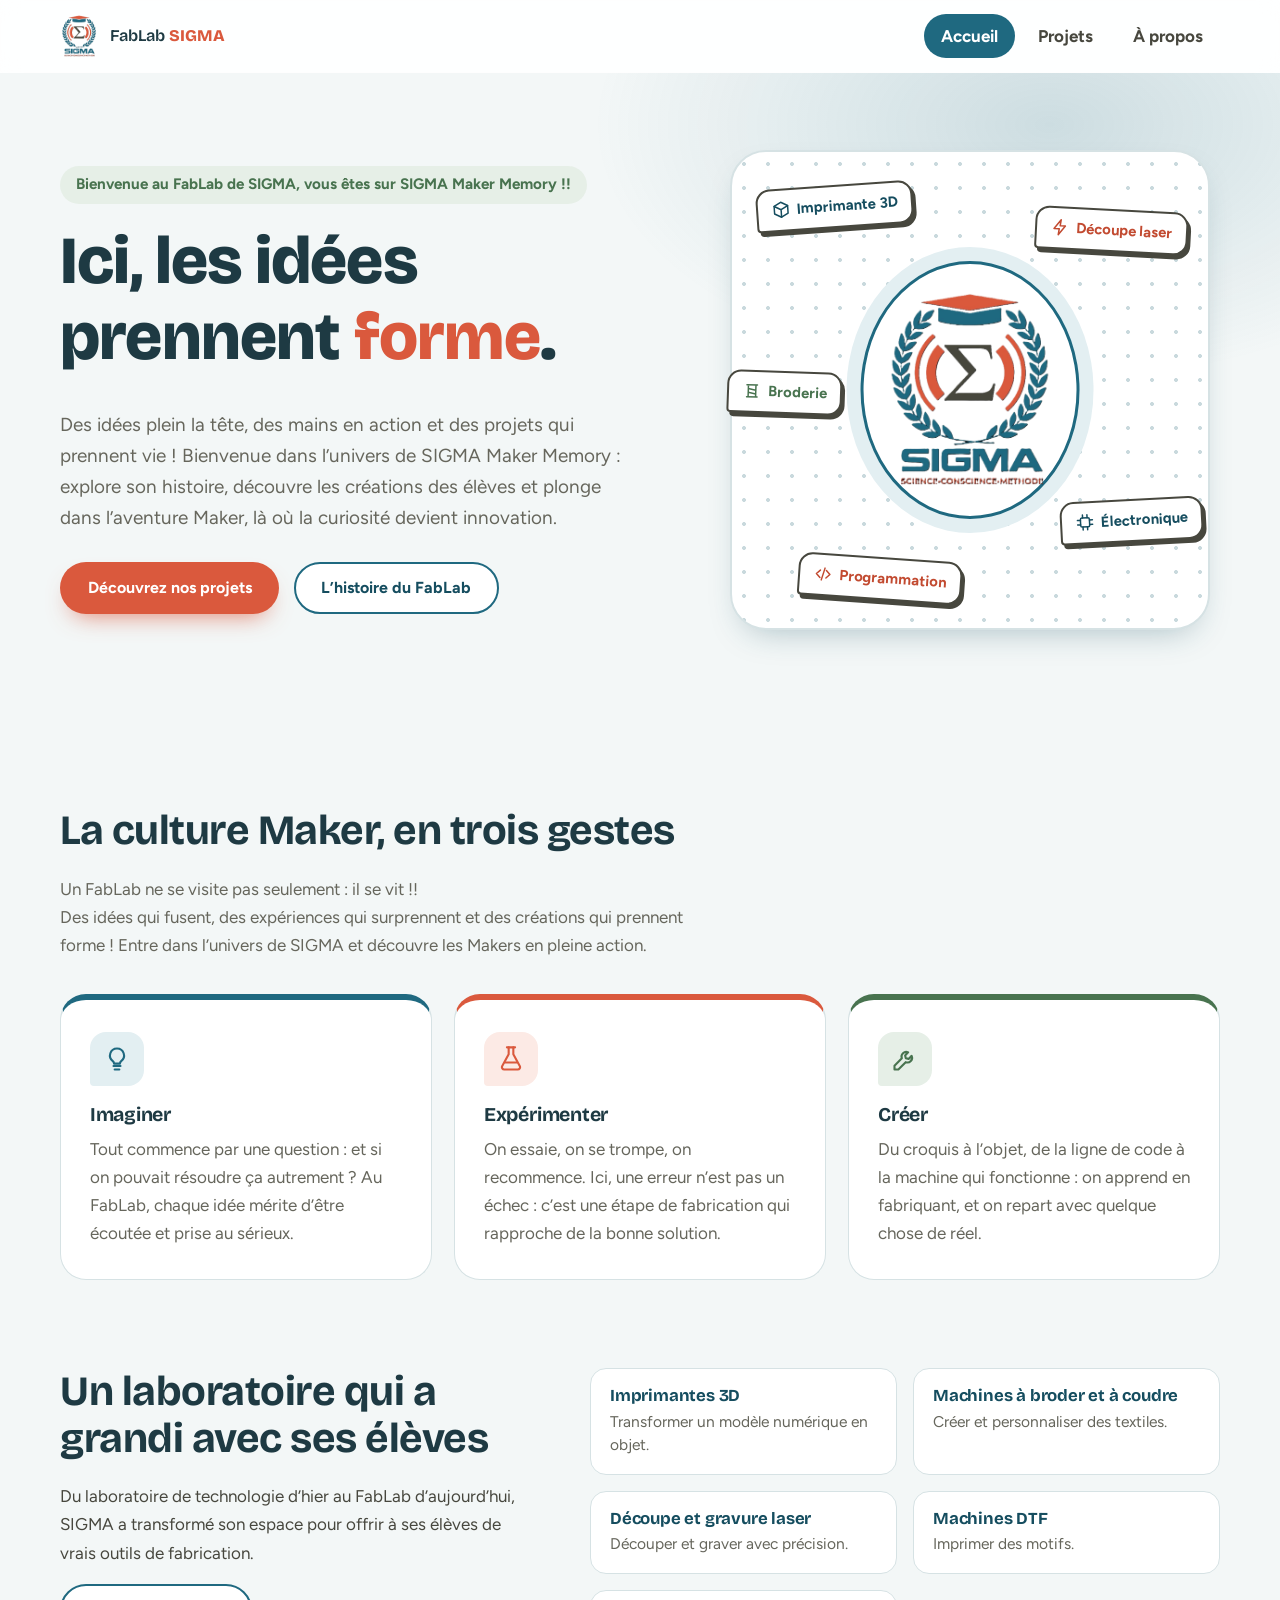
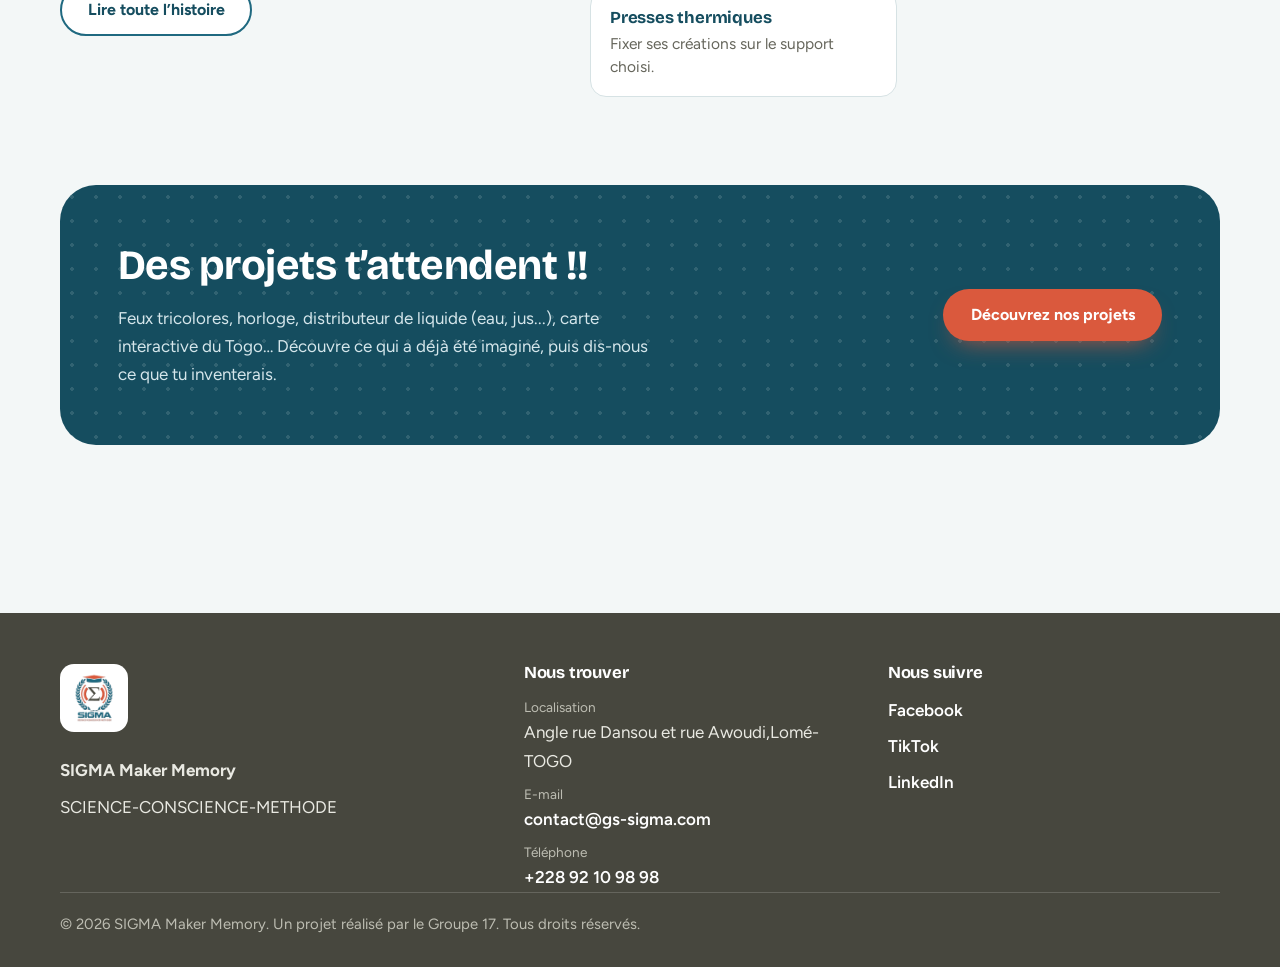
<file: index.html>
<!DOCTYPE html>
<html lang="fr">
<head>
  <meta charset="UTF-8">
  <meta name="viewport" content="width=device-width, initial-scale=1">
  <title>SIGMA Maker Memory </title>
  <meta name="description" content="SIGMA Maker Memory : découvre l’histoire, les projets et la culture Maker du FabLab de SIGMA.">
  <meta name="theme-color" content="#1F6980">
  <link rel="preconnect" href="https://fonts.googleapis.com">
  <link rel="preconnect" href="https://fonts.gstatic.com" crossorigin>
  <link href="https://fonts.googleapis.com/css2?family=Bricolage+Grotesque:opsz,wght@12..96,500..800&family=Figtree:wght@400;500;600;700&display=swap" rel="stylesheet">
  <link rel="stylesheet" href="style.css">
  <script src="script.js" defer></script>
</head>
<body data-page="accueil">
  <a class="skip" href="#contenu">Aller au contenu</a>
  <div id="site-header"></div>

  <main id="contenu">

    <!-- ===== Héros ===== -->
    <section class="hero">
      <div class="container hero-grid">
        <div class="hero-intro">
          <span class="hero-tag">Bienvenue au FabLab de SIGMA, vous êtes sur SIGMA Maker Memory !!</span>
          <h1>Ici, les idées prennent <span class="rotator" id="rotator">forme</span>.</h1>
          <p class="hero-lead">Des idées plein la tête, des mains en action et des projets qui prennent vie ! Bienvenue dans l’univers de SIGMA Maker Memory : explore son histoire, découvre les créations des élèves et plonge dans l’aventure Maker, là où la curiosité devient innovation.</p>
          <div class="hero-actions">
            <a class="btn btn-primary" href="projets.html">Découvrez nos projets</a>
            <a class="btn btn-ghost" href="apropos.html">L’histoire du FabLab</a>
          </div>
        </div>

        <div class="board" aria-hidden="true">
          <div class="board-core"><img class="logo-img" src="images/logo-sigma.png" alt="" data-logo></div>
          <span class="tool t1"><svg viewBox="0 0 24 24" fill="none" stroke="currentColor" stroke-width="2" stroke-linecap="round" stroke-linejoin="round"><path d="M12 2l9 5v10l-9 5-9-5V7z"/><path d="M12 12l9-5M12 12v10M12 12L3 7"/></svg>Imprimante 3D</span>
          <span class="tool t2"><svg viewBox="0 0 24 24" fill="none" stroke="currentColor" stroke-width="2" stroke-linecap="round" stroke-linejoin="round"><path d="M13 2L4 14h7l-1 8 9-12h-7z"/></svg>Découpe laser</span>
          <span class="tool t3"><svg viewBox="0 0 24 24" fill="none" stroke="currentColor" stroke-width="2" stroke-linecap="round" stroke-linejoin="round"><path d="M5 4h14M5 20h14M7 4v16M17 4v16M7 9l10 2M7 14l10 2"/></svg>Broderie</span>
          <span class="tool t4"><svg viewBox="0 0 24 24" fill="none" stroke="currentColor" stroke-width="2" stroke-linecap="round" stroke-linejoin="round"><rect x="6" y="6" width="12" height="12" rx="2"/><path d="M9 2v4M15 2v4M9 18v4M15 18v4M2 9h4M2 15h4M18 9h4M18 15h4"/></svg>Électronique</span>
          <span class="tool t5"><svg viewBox="0 0 24 24" fill="none" stroke="currentColor" stroke-width="2" stroke-linecap="round" stroke-linejoin="round"><path d="M8 7l-5 5 5 5M16 7l5 5-5 5M14 4l-4 16"/></svg>Programmation</span>
        </div>
      </div>
    </section>

    <!-- ===== La culture Maker ===== -->
    <section class="section">
      <div class="container">
        <div class="section-head" data-reveal>
          <h2>La culture Maker, en trois gestes</h2>
          <p>Un FabLab ne se visite pas seulement : il se vit !! <br> Des idées qui fusent, des expériences qui surprennent et des créations qui prennent forme ! Entre dans l’univers de SIGMA et découvre les Makers en pleine action.</p>
        </div>
        <div class="pillars">
          <article class="pillar" data-reveal>
            <div class="pillar-icon"><svg viewBox="0 0 24 24" fill="none" stroke="currentColor" stroke-width="1.8" stroke-linecap="round" stroke-linejoin="round"><path d="M9 18h6M10 21h4"/><path d="M12 3a6 6 0 0 0-3.6 10.8c.7.6 1.1 1.4 1.1 2.2h5c0-.8.4-1.6 1.1-2.2A6 6 0 0 0 12 3z"/></svg></div>
            <h3>Imaginer</h3>
            <p>Tout commence par une question : et si on pouvait résoudre ça autrement ? Au FabLab, chaque idée mérite d’être écoutée et prise au sérieux.</p>
          </article>
          <article class="pillar" data-reveal>
            <div class="pillar-icon"><svg viewBox="0 0 24 24" fill="none" stroke="currentColor" stroke-width="1.8" stroke-linecap="round" stroke-linejoin="round"><path d="M10 2v6L4.5 18a2 2 0 0 0 1.8 3h11.4a2 2 0 0 0 1.8-3L14 8V2"/><path d="M8.5 2h7M7 15h10"/></svg></div>
            <h3>Expérimenter</h3>
            <p>On essaie, on se trompe, on recommence. Ici, une erreur n’est pas un échec : c’est une étape de fabrication qui rapproche de la bonne solution.</p>
          </article>
          <article class="pillar" data-reveal>
            <div class="pillar-icon"><svg viewBox="0 0 24 24" fill="none" stroke="currentColor" stroke-width="1.8" stroke-linecap="round" stroke-linejoin="round"><path d="M14.7 6.3a4 4 0 0 0-5.4 5.1L3 17.7V21h3.3l6.3-6.3a4 4 0 0 0 5.1-5.4l-2.6 2.6-2.4-.6-.6-2.4z"/></svg></div>
            <h3>Créer</h3>
            <p>Du croquis à l’objet, de la ligne de code à la machine qui fonctionne : on apprend en fabriquant, et on repart avec quelque chose de réel.</p>
          </article>
        </div>
      </div>
    </section>

    <!-- ===== Équipements ===== -->
    <section class="section" style="padding-top:0">
      <div class="container split">
        <div data-reveal>
          <h2>Un laboratoire qui a grandi avec ses élèves</h2>
          <p>Du laboratoire de technologie d’hier au FabLab d’aujourd’hui, SIGMA a transformé son espace pour offrir à ses élèves de vrais outils de fabrication.</p>
          <a class="btn btn-ghost" href="apropos.html#histoire">Lire toute l’histoire</a>
        </div>
        <div class="equip-grid">
          <div class="equip" data-reveal><h3>Imprimantes 3D</h3><p>Transformer un modèle numérique en objet.</p></div>
          <div class="equip" data-reveal><h3>Machines à broder et à coudre</h3><p>Créer et personnaliser des textiles.</p></div>
          <div class="equip" data-reveal><h3>Découpe et gravure laser</h3><p>Découper et graver avec précision.</p></div>
          <div class="equip" data-reveal><h3>Machines DTF</h3><p>Imprimer des motifs.</p></div>
          <div class="equip" data-reveal><h3>Presses thermiques</h3><p>Fixer ses créations sur le support choisi.</p></div>
        </div>
      </div>
    </section>

    <!-- ===== Appel à l'action ===== -->
    <section class="section" style="padding-top:0">
      <div class="container">
        <div class="cta-band" data-reveal>
          <div>
            <h2>Des projets t’attendent !! </h2>
            <p>Feux tricolores, horloge, distributeur de liquide (eau, jus...), carte interactive du Togo… Découvre ce qui a déjà été imaginé, puis dis-nous ce que tu inventerais.</p>
          </div>
          <a class="btn btn-primary" href="projets.html">Découvrez nos projets</a>
        </div>
      </div>
    </section>

  </main>

  <div id="site-footer"></div>
</body>
</html>
</file>
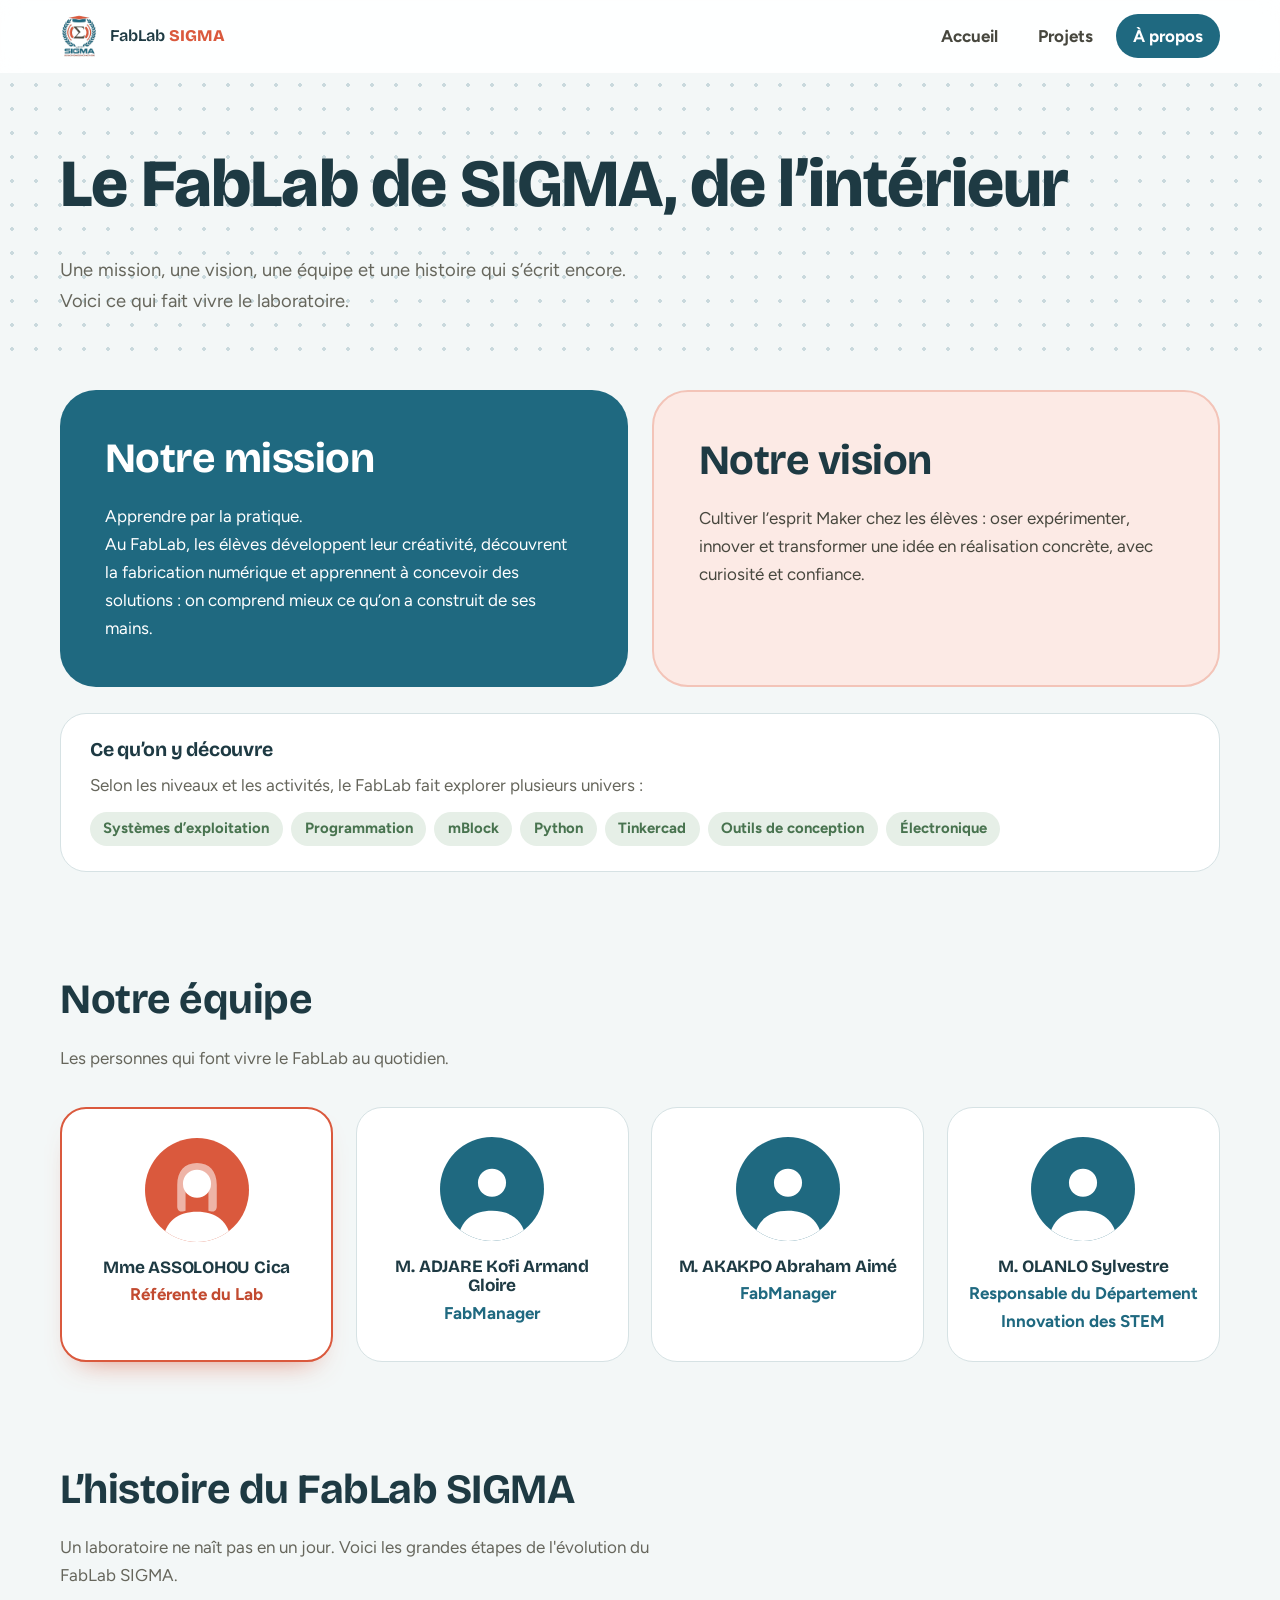
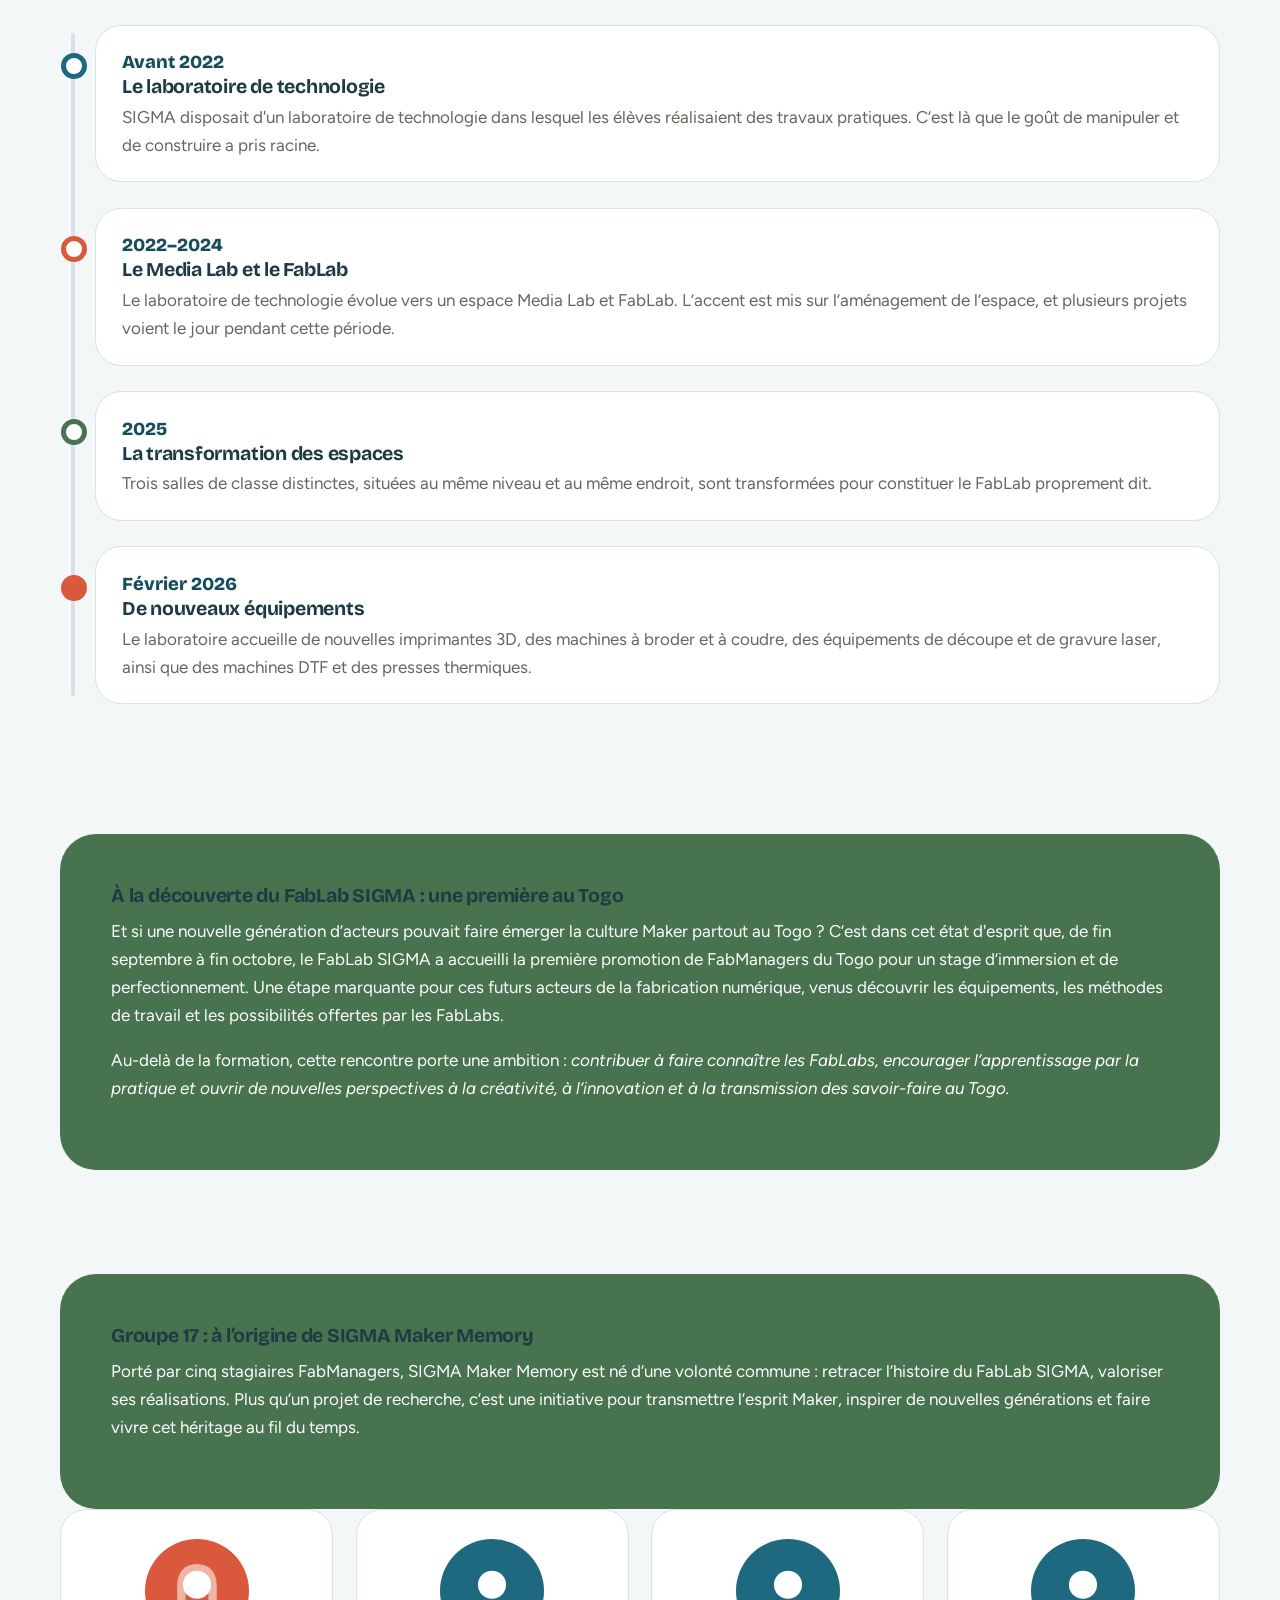
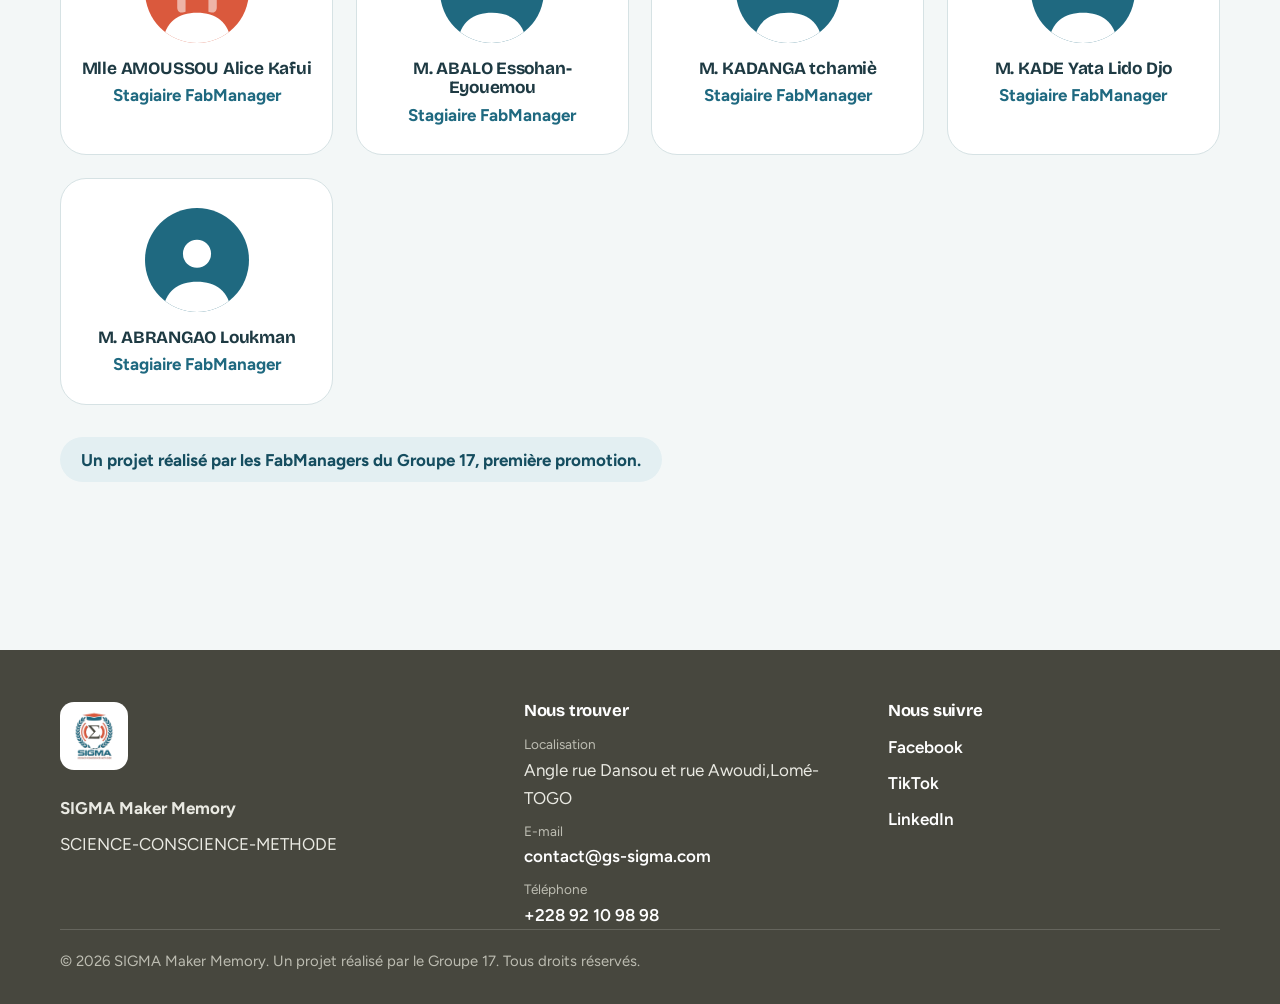
<file: apropos.html>
<!DOCTYPE html>
<html lang="fr">
<head>
  <meta charset="UTF-8">
  <meta name="viewport" content="width=device-width, initial-scale=1">
  <title>À propos | SIGMA Maker Memory</title>
  <meta name="description" content="Mission, vision, équipe et histoire du FabLab de SIGMA, des premiers laboratoires de technologie aux premiers FabManagers du Togo.">
  <meta name="theme-color" content="#1F6980">
  <link rel="preconnect" href="https://fonts.googleapis.com">
  <link rel="preconnect" href="https://fonts.gstatic.com" crossorigin>
  <link href="https://fonts.googleapis.com/css2?family=Bricolage+Grotesque:opsz,wght@12..96,500..800&family=Figtree:wght@400;500;600;700&display=swap" rel="stylesheet">
  <link rel="stylesheet" href="style.css">
  <script src="script.js" defer></script>
</head>
<body data-page="apropos">
  <a class="skip" href="#contenu">Aller au contenu</a>
  <div id="site-header"></div>

  <main id="contenu">

    <section class="page-hero">
      <div class="container">
        <h1>Le FabLab de SIGMA, de l’intérieur</h1>
        <p>Une mission, une vision, une équipe et une histoire qui s’écrit encore. <br> Voici ce qui fait vivre le laboratoire.</p>
      </div>
    </section>

    <!-- ===== Mission et vision ===== -->
    <section class="section" style="padding-top:2rem">
      <div class="container">
        <div class="mv-grid">
          <article class="mv mission" data-reveal>
            <h2>Notre mission</h2>
            <p>Apprendre par la pratique. <br> Au FabLab, les élèves développent leur créativité, découvrent la fabrication numérique et apprennent à concevoir des solutions : on comprend mieux ce qu’on a construit de ses mains.</p>
          </article>
          <article class="mv vision" data-reveal>
            <h2>Notre vision</h2>
            <p>Cultiver l’esprit Maker chez les élèves : oser expérimenter, innover et transformer une idée en réalisation concrète, avec curiosité et confiance.</p>
          </article>
        </div>

        <div class="mv-learn" data-reveal>
          <h3>Ce qu’on y découvre</h3>
          <p>Selon les niveaux et les activités, le FabLab fait explorer plusieurs univers :</p>
          <ul class="tags">
            <li>Systèmes d’exploitation</li>
            <li>Programmation</li>
            <li>mBlock</li>
            <li>Python</li>
            <li>Tinkercad</li>
            <li>Outils de conception</li>
            <li>Électronique</li>
          </ul>
        </div>
      </div>
    </section>

    <!-- ===== Équipe ===== -->
    <section class="section" style="padding-top:1rem">
      <div class="container">
        <div class="section-head" data-reveal>
          <h2>Notre équipe</h2>
          <p>Les personnes qui font vivre le FabLab au quotidien.</p>
        </div>
        <!-- Cartes générées par script.js (liste EQUIPE) -->
        <div class="team-grid" id="team-grid"></div>
      </div>
    </section>

    <!-- ===== Histoire ===== -->
    <section class="section" id="histoire" style="padding-top:1rem">
      <div class="container">
        <div class="section-head" data-reveal>
          <h2>L’histoire du FabLab SIGMA</h2>
          <p>Un laboratoire ne naît pas en un jour. Voici les grandes étapes de l'évolution du FabLab SIGMA.</p>
        </div>
        <ol class="timeline">
          <li class="tl-item" data-reveal>
            <span class="tl-date">Avant 2022</span>
            <h3>Le laboratoire de technologie</h3>
            <p>SIGMA disposait d'un laboratoire de technologie dans lesquel les élèves réalisaient des travaux pratiques. C’est là que le goût de manipuler et de construire a pris racine.</p>
          </li>
          <li class="tl-item" data-reveal>
            <span class="tl-date">2022–2024</span>
            <h3>Le Media Lab et le FabLab</h3>
            <p>Le laboratoire de technologie évolue vers un espace Media Lab et FabLab. L’accent est mis sur l’aménagement de l’espace, et plusieurs projets voient le jour pendant cette période.</p>
          </li>
          <li class="tl-item" data-reveal>
            <span class="tl-date">2025</span>
            <h3>La transformation des espaces</h3>
            <p>Trois salles de classe distinctes, situées au même niveau et au même endroit, sont transformées pour constituer le FabLab proprement dit.</p>
          </li>
          <li class="tl-item" data-reveal>
            <span class="tl-date">Février 2026</span>
            <h3>De nouveaux équipements</h3>
            <p>Le laboratoire accueille de nouvelles imprimantes 3D, des machines à broder et à coudre, des équipements de découpe et de gravure laser, ainsi que des machines DTF et des presses thermiques.</p>
          </li>
        </ol>
      </div>
    </section>

   <!-- ===== La première promotion des FabManagers au SIGMA Lab ===== -->
<section class="section" style="padding-top:1rem">
  <div class="container">
    <div class="quote" data-reveal>
      <h3>À la découverte du FabLab SIGMA : une première au Togo</h3>
       <p> Et si une nouvelle génération d’acteurs pouvait faire émerger la culture Maker partout au Togo ?
        C’est dans cet état d'esprit que, de fin septembre à fin octobre, le FabLab SIGMA a accueilli la première promotion de FabManagers du Togo pour un stage d’immersion et de perfectionnement. Une étape marquante pour ces futurs acteurs de la fabrication
        numérique, venus découvrir les équipements, les méthodes de travail et les possibilités offertes par les FabLabs.</p>
       <p> Au-delà de la formation, cette rencontre porte une ambition : <i> contribuer à faire connaître les FabLabs, encourager l’apprentissage par la pratique et ouvrir de nouvelles perspectives à la créativité, à l’innovation et à la transmission des savoir-faire au Togo.</i></p>
      
    </div>
  </div>
</section>

    <!-- ===== Groupe 17 ===== -->
    <section class="section" style="padding-top:1rem">
      <div class="container">
        <div class="quote" data-reveal>
          <h3>Groupe 17 : à l’origine de SIGMA Maker Memory</h3>
          <p> Porté par cinq stagiaires FabManagers, SIGMA Maker Memory est né d’une volonté commune : retracer l’histoire du FabLab SIGMA, valoriser ses réalisations. Plus qu’un projet de recherche, c’est une initiative pour transmettre l’esprit Maker, inspirer de nouvelles générations et faire vivre cet héritage au fil du temps.</p>
        </div>
        <!-- Cartes générées par script.js (liste GROUPE17) -->
        <div class="team-grid" id="group-grid"></div>
        <span class="signature" data-reveal>Un projet réalisé par les FabManagers du Groupe 17, première promotion.</span>
      </div>
    </section>

  </main>

  <div id="site-footer"></div>
</body>
</html>
</file>
<file: style.css>
/* =========================================================
   SIGMA Maker Memory - style.css
   Palette : bleu #1F6980 | orange-rouge #DA593D | gris #47473E | vert #48734F
   Pour changer une couleur, modifie uniquement les variables ci-dessous.
   ========================================================= */

:root {
  --blue: #1F6980;
  --blue-d: #154D5F;
  --blue-s: #E3EFF2;
  --orange: #DA593D;
  --orange-d: #C24A30;
  --orange-s: #FCEAE5;
  --ink: #47473E;
  --ink-s: #66665C;
  --green: #48734F;
  --green-s: #E6EFE7;
  --bg: #F3F7F7;
  --white: #FFFFFF;
  --line: #D6E2E4;
  --title: #1E3A43;

  --r-xl: 36px;
  --r-lg: 26px;
  --r-md: 16px;
  --r-sm: 10px;
  --shadow: 0 14px 34px -16px rgba(21, 77, 95, .38);

  --font-h: 'Bricolage Grotesque', 'Segoe UI', system-ui, sans-serif;
  --font-b: 'Figtree', 'Segoe UI', system-ui, sans-serif;
}

*, *::before, *::after { box-sizing: border-box; }
html { scroll-behavior: smooth; -webkit-text-size-adjust: 100%; }
body {
  margin: 0;
  font-family: var(--font-b);
  font-size: 1.0625rem;
  line-height: 1.65;
  color: var(--ink);
  background: var(--bg);
}
body.no-scroll { overflow: hidden; }
img { max-width: 100%; display: block; }
a { color: inherit; }
p { margin: 0 0 1em; }
h1, h2, h3, h4 {
  font-family: var(--font-h);
  color: var(--title);
  line-height: 1.12;
  letter-spacing: -.012em;
  margin: 0 0 .5em;
}
h1 { font-size: clamp(2.35rem, 6.2vw, 4.2rem); font-weight: 800; }
h2 { font-size: clamp(1.75rem, 3.8vw, 2.6rem); font-weight: 700; }
h3 { font-size: 1.22rem; font-weight: 700; }
h4 { font-size: 1.05rem; font-weight: 700; margin-bottom: .35em; }

.container { width: min(1160px, 100% - 2.5rem); margin-inline: auto; }
.section { padding: clamp(3rem, 7vw, 5.5rem) 0; }
.section-head { max-width: 40rem; margin-bottom: 2.2rem; }
.section-head p { color: var(--ink-s); }

:focus-visible { outline: 3px solid var(--orange); outline-offset: 3px; border-radius: 6px; }
.skip { position: absolute; left: -999px; top: 0; }
.skip:focus { left: 1rem; top: 1rem; z-index: 200; background: #fff; padding: .6rem 1rem; border-radius: var(--r-sm); }

/* ---------- Boutons ---------- */
.btn {
  display: inline-flex; align-items: center; justify-content: center; gap: .5rem;
  padding: .9rem 1.6rem; border-radius: 999px; border: 2px solid transparent;
  font: 700 1rem/1.2 var(--font-b); text-decoration: none; cursor: pointer;
  transition: transform .2s ease, box-shadow .2s ease, background .2s ease;
}
.btn:hover { transform: translateY(-2px); }
.btn-primary { background: var(--orange); color: #fff; box-shadow: 0 12px 24px -12px rgba(218, 89, 61, .8); }
.btn-primary:hover { background: var(--orange-d); }
.btn-ghost { background: #fff; color: var(--blue-d); border-color: var(--blue); }
.btn-ghost:hover { background: var(--blue-s); }
.btn-small { padding: .6rem 1.2rem; font-size: .95rem; }
.btn[aria-disabled="true"] { opacity: .55; cursor: not-allowed; pointer-events: none; box-shadow: none; }

/* ---------- En-tête ---------- */
.site-header {
  position: sticky; top: 0; z-index: 50;
  background: rgba(255, 255, 255, .9); backdrop-filter: blur(10px);
  border-bottom: 1px solid transparent; transition: border-color .25s, box-shadow .25s;
}
.site-header.scrolled { border-color: var(--line); box-shadow: 0 8px 24px -18px rgba(21, 77, 95, .5); }
.header-in { display: flex; align-items: center; justify-content: space-between; min-height: 72px; gap: 1rem; }
.brand { display: flex; align-items: center; gap: .75rem; text-decoration: none; }
.logo-img { height: 46px; width: auto; object-fit: contain; }
.logo-fallback {
  display: inline-grid; place-items: center; height: 46px; padding: 0 .9rem; border-radius: 12px;
  background: var(--blue); color: #fff; font: 800 1.1rem var(--font-h); letter-spacing: .04em;
}
.brand-text { font: 600 1.02rem var(--font-h); color: var(--title); line-height: 1.1; }
.brand-text strong { color: var(--orange); font-weight: 800; }
.nav ul { list-style: none; display: flex; gap: .4rem; margin: 0; padding: 0; }
.nav a { display: block; padding: .5rem 1.05rem; border-radius: 999px; font-weight: 700; text-decoration: none; color: var(--ink); transition: background .2s, color .2s; }
.nav a:hover { background: var(--blue-s); color: var(--blue-d); }
.nav a[aria-current="page"] { background: var(--blue); color: #fff; }
.nav-toggle { display: none; background: var(--blue-s); border: 0; border-radius: 12px; width: 46px; height: 46px; cursor: pointer; padding: 0; }
.nav-toggle span { display: block; width: 22px; height: 2.5px; background: var(--blue-d); border-radius: 3px; margin: 5px auto; transition: transform .25s, opacity .25s; }
.nav-toggle[aria-expanded="true"] span:nth-child(1) { transform: translateY(7.5px) rotate(45deg); }
.nav-toggle[aria-expanded="true"] span:nth-child(2) { opacity: 0; }
.nav-toggle[aria-expanded="true"] span:nth-child(3) { transform: translateY(-7.5px) rotate(-45deg); }

@media (max-width: 760px) {
  .nav-toggle { display: block; }
  .nav {
    position: absolute; left: 0; right: 0; top: 100%; background: #fff;
    border-bottom: 1px solid var(--line); padding: .8rem 1.25rem 1.2rem;
    display: none; box-shadow: 0 18px 30px -20px rgba(21, 77, 95, .5);
  }
  .nav.open { display: block; }
  .nav ul { flex-direction: column; }
  .nav a { padding: .8rem 1rem; }
  .brand-text { display: none; }
}

/* ---------- Accueil : héros ---------- */
.hero {
  position: relative; overflow: hidden;
  padding: clamp(2.5rem, 6vw, 5rem) 0 clamp(3rem, 7vw, 6rem);
  background:
    radial-gradient(46rem 26rem at var(--mx, 82%) var(--my, 8%), rgba(31, 105, 128, .18), transparent 62%),
    var(--bg);
}
.hero-grid { display: grid; gap: 3rem; align-items: center; }
@media (min-width: 920px) { .hero-grid { grid-template-columns: 1.1fr .9fr; } }
.hero-tag {
  display: inline-block; padding: .4rem 1rem; border-radius: 999px;
  background: var(--green-s); color: var(--green); font-weight: 700; font-size: .95rem; margin-bottom: 1.3rem;
}
.rotator { display: inline-block; color: var(--orange); transition: opacity .35s ease, transform .35s ease; }
.rotator.out { opacity: 0; transform: translateY(.3em); }
.hero-lead { font-size: 1.18rem; max-width: 36rem; color: var(--ink-s); margin: 1rem 0 1.8rem; }
.hero-actions { display: flex; flex-wrap: wrap; gap: .9rem; }

.hero-intro > * { animation: rise .8s cubic-bezier(.2, .7, .2, 1) both; }
.hero-intro > *:nth-child(2) { animation-delay: .08s; }
.hero-intro > *:nth-child(3) { animation-delay: .16s; }
.hero-intro > *:nth-child(4) { animation-delay: .24s; }
@keyframes rise { from { opacity: 0; transform: translateY(22px); } to { opacity: 1; transform: none; } }

/* Panneau perforé : le "mur d'outils" du FabLab */
.board {
  position: relative; width: 100%; max-width: 480px; aspect-ratio: 1 / 1; margin-inline: auto;
  border-radius: var(--r-xl); background-color: #fff; border: 2px solid var(--line);
  background-image: radial-gradient(#C9D9DD 1.8px, transparent 2.2px); background-size: 24px 24px;
  box-shadow: var(--shadow);
}
.board-core {
  position: absolute; left: 50%; top: 50%; transform: translate(-50%, -50%);
  width: 46%; aspect-ratio: 1; border-radius: 50%; background: #fff; border: 3px solid var(--blue);
  display: grid; place-items: center; padding: 1.1rem; box-shadow: 0 0 0 14px var(--blue-s);
}
.board-core img { width: 100%; height: 100%; object-fit: contain; }
.board-core .logo-fallback { font-size: 1.5rem; }
.tool {
  position: absolute; display: inline-flex; align-items: center; gap: .45rem;
  background: #fff; color: var(--ink); border: 2px solid var(--ink); border-radius: 14px 14px 14px 4px;
  padding: .45rem .85rem; font-weight: 700; font-size: .92rem; box-shadow: 3px 4px 0 var(--ink);
  transform: rotate(var(--rot, 0deg)); animation: bob 5.5s ease-in-out infinite;
}
.tool svg { width: 18px; height: 18px; flex: none; }
.tool.t1 { top: 7%; left: 5%; --rot: -4deg; color: var(--blue-d); }
.tool.t2 { top: 12%; right: 4%; --rot: 3deg; animation-delay: -1.2s; color: var(--orange-d); }
.tool.t3 { top: 46%; left: -1%; --rot: 2deg; animation-delay: -2.4s; color: var(--green); }
.tool.t4 { bottom: 18%; right: 1%; --rot: -3deg; animation-delay: -3.1s; color: var(--blue-d); }
.tool.t5 { bottom: 6%; left: 14%; --rot: 4deg; animation-delay: -4s; color: var(--orange-d); }
@keyframes bob { 50% { transform: translateY(-9px) rotate(var(--rot, 0deg)); } }
@media (max-width: 420px) { .tool { font-size: .8rem; padding: .35rem .6rem; } }

/* ---------- Piliers ---------- */
.pillars { display: grid; gap: 1.4rem; }
@media (min-width: 820px) { .pillars { grid-template-columns: repeat(3, 1fr); } }
.pillar { background: #fff; border-radius: var(--r-lg); padding: 2rem 1.8rem; border: 1px solid var(--line); border-top: 6px solid var(--blue); }
.pillar:nth-child(2) { border-top-color: var(--orange); }
.pillar:nth-child(3) { border-top-color: var(--green); }
.pillar-icon { width: 54px; height: 54px; border-radius: 16px 16px 16px 4px; display: grid; place-items: center; background: var(--blue-s); color: var(--blue); margin-bottom: 1.1rem; }
.pillar:nth-child(2) .pillar-icon { background: var(--orange-s); color: var(--orange); }
.pillar:nth-child(3) .pillar-icon { background: var(--green-s); color: var(--green); }
.pillar-icon svg { width: 28px; height: 28px; }
.pillar p { margin: 0; color: var(--ink-s); }

/* ---------- Équipements ---------- */
.split { display: grid; gap: 2.5rem; align-items: start; }
@media (min-width: 920px) { .split { grid-template-columns: .85fr 1.15fr; gap: 4rem; } }
.equip-grid { display: grid; gap: 1rem; grid-template-columns: repeat(auto-fit, minmax(210px, 1fr)); }
.equip { background: #fff; border: 1px solid var(--line); border-radius: var(--r-md); padding: 1.1rem 1.2rem; }
.equip h3 { font-size: 1.05rem; margin-bottom: .25rem; color: var(--blue-d); }
.equip p { margin: 0; font-size: .97rem; color: var(--ink-s); line-height: 1.5; }

/* ---------- Bandeau d'appel ---------- */
.cta-band {
  background: var(--blue-d); color: #fff; border-radius: var(--r-xl);
  padding: clamp(2rem, 5vw, 3.6rem); display: grid; gap: 1.6rem; align-items: center;
  background-image: radial-gradient(rgba(255, 255, 255, .12) 1.6px, transparent 2px); background-size: 24px 24px;
}
@media (min-width: 820px) { .cta-band { grid-template-columns: 1fr auto; } }
.cta-band h2 { color: #fff; margin-bottom: .35em; }
.cta-band p { margin: 0; color: #D5E6EB; max-width: 34rem; }

/* ---------- En-têtes de page ---------- */
.page-hero {
  padding: clamp(2.6rem, 6vw, 4.6rem) 0 clamp(1.6rem, 4vw, 2.6rem);
  background-image: radial-gradient(#C9D9DD 1.6px, transparent 2px); background-size: 24px 24px;
}
.page-hero p { max-width: 40rem; font-size: 1.15rem; color: var(--ink-s); margin: .8rem 0 0; }

/* ---------- Projets ---------- */
.filters { display: flex; flex-wrap: wrap; gap: .6rem; margin-bottom: 2rem; }
.chip {
  border: 2px solid var(--line); background: #fff; color: var(--ink); border-radius: 999px;
  padding: .5rem 1.15rem; font: 700 .97rem var(--font-b); cursor: pointer; transition: all .2s;
}
.chip:hover { border-color: var(--blue); }
.chip[aria-pressed="true"] { background: var(--blue); border-color: var(--blue); color: #fff; }

.projects-grid { display: grid; gap: 1.6rem; grid-template-columns: repeat(auto-fill, minmax(290px, 1fr)); }
.pcard { background: #fff; border: 1px solid var(--line); border-radius: var(--r-lg); overflow: hidden; display: flex; flex-direction: column; transition: transform .25s ease, box-shadow .25s ease; }
.pcard:hover { transform: translateY(-5px); box-shadow: var(--shadow); }
.pcard[hidden] { display: none; }
.media {
  position: relative; aspect-ratio: 16 / 10; display: grid; place-items: center; overflow: hidden;
  background: linear-gradient(135deg, var(--blue-s), #F7FBFB);
  background-image: radial-gradient(#C3D6DA 1.6px, transparent 2px), linear-gradient(135deg, var(--blue-s), #F7FBFB);
  background-size: 22px 22px, auto;
  color: var(--blue);
}
.media .ph { display: grid; justify-items: center; gap: .4rem; font-size: .85rem; font-weight: 600; color: var(--ink-s); text-align: center; padding: 0 1rem; }
.media .ph svg { width: 54px; height: 54px; color: var(--blue); }
.media img { position: absolute; inset: 0; width: 100%; height: 100%; object-fit: cover; }
.badge { position: absolute; left: 14px; top: 14px; z-index: 2; background: var(--orange); color: #fff; padding: .25rem .8rem; border-radius: 999px; font-weight: 700; font-size: .85rem; }
.pbody { padding: 1.4rem 1.5rem 1.6rem; display: flex; flex-direction: column; flex: 1; }
.pbody p { color: var(--ink-s); flex: 1; }
.pbody .btn { align-self: flex-start; }

.idea-box {
  margin-top: 3.5rem; background: var(--orange-s); border: 2px dashed var(--orange); border-radius: var(--r-xl);
  padding: clamp(1.8rem, 4vw, 3rem); display: grid; gap: 1.5rem; align-items: center;
}
@media (min-width: 820px) { .idea-box { grid-template-columns: 1fr auto; } }
.idea-box p { margin: 0; max-width: 38rem; }
.idea-box .hint { display: block; margin-top: .6rem; font-size: .92rem; color: var(--ink-s); text-align: center; }

/* ---------- Fenêtre de détail ---------- */
dialog.modal {
  width: min(720px, 94vw); max-height: 90vh; padding: 0; border: 0; border-radius: var(--r-lg);
  background: #fff; color: var(--ink); overflow: hidden;
}
dialog.modal[open] { display: flex; flex-direction: column; animation: pop .35s cubic-bezier(.2, .8, .2, 1); }
#modal-content { display: flex; flex-direction: column; min-height: 0; max-height: 90vh; }
dialog.modal::backdrop { background: rgba(21, 45, 53, .62); backdrop-filter: blur(3px); }
@keyframes pop { from { opacity: 0; transform: translateY(24px) scale(.97); } to { opacity: 1; transform: none; } }
.modal-top { position: relative; background: var(--blue); color: #fff; padding: 1.6rem 4.4rem 1.5rem 1.8rem; display: flex; gap: 1.1rem; align-items: center; }
.modal-top .m-icon { flex: none; width: 60px; height: 60px; border-radius: 18px 18px 18px 5px; background: rgba(255, 255, 255, .16); display: grid; place-items: center; }
.modal-top .m-icon svg { width: 32px; height: 32px; }
.modal-top h3 { color: #fff; font-size: 1.45rem; margin: 0; }
.modal-top small { display: block; font-weight: 600; color: #CFE5EB; margin-top: .2rem; }
.modal-close {
  position: absolute; right: 14px; top: 14px; width: 42px; height: 42px; border-radius: 50%;
  border: 0; background: rgba(255, 255, 255, .18); color: #fff; font-size: 1.5rem; line-height: 1; cursor: pointer;
}
.modal-close:hover { background: rgba(255, 255, 255, .32); }
.modal-body { padding: 1.6rem 1.8rem 1.8rem; overflow-y: auto; }
.m-block { margin-bottom: 1.3rem; }
.m-block h4 { color: var(--blue-d); }
.m-block p { margin: 0; }
.tags { display: flex; flex-wrap: wrap; gap: .5rem; padding: 0; margin: .3rem 0 0; list-style: none; }
.tags li { background: var(--green-s); color: var(--green); font-weight: 700; font-size: .93rem; padding: .3rem .85rem; border-radius: 999px; }
.m-note { margin: 0; padding: .9rem 1.1rem; background: var(--bg); border-left: 4px solid var(--orange); border-radius: 0 var(--r-sm) var(--r-sm) 0; font-size: .95rem; color: var(--ink-s); }

/* ---------- À propos ---------- */
.mv-grid { display: grid; gap: 1.5rem; }
@media (min-width: 820px) { .mv-grid { grid-template-columns: 1fr 1fr; } }
.mv { border-radius: var(--r-xl); padding: clamp(1.8rem, 4vw, 2.8rem); }
.mv p:last-child { margin: 0; }
.mv.mission { background: var(--blue); color: #fff; }
.mv.mission h2 { color: #fff; }
.mv.vision { background: var(--orange-s); border: 2px solid #F3C4B8; }
.mv-learn { margin-top: 1.6rem; background: #fff; border: 1px solid var(--line); border-radius: var(--r-lg); padding: 1.6rem 1.8rem; }
.mv-learn p { margin-bottom: .8rem; color: var(--ink-s); }

.team-grid { display: grid; gap: 1.4rem; grid-template-columns: repeat(auto-fit, minmax(220px, 1fr)); }
.person { background: #fff; border: 1px solid var(--line); border-radius: var(--r-lg); padding: 1.8rem 1.2rem 1.6rem; text-align: center; }
.person.lead { border: 2px solid var(--orange); box-shadow: 0 16px 30px -20px rgba(218, 89, 61, .8); }
.avatar { width: 104px; height: 104px; margin: 0 auto 1rem; }
.avatar svg { width: 100%; height: 100%; border-radius: 50%; display: block; }
.person h3 { font-size: 1.08rem; margin-bottom: .2rem; }
.person .role { margin: 0; color: var(--blue); font-weight: 700; }
.person.lead .role { color: var(--orange-d); }
.person.empty { border-style: dashed; background: transparent; }
.person.empty h3 { color: var(--ink-s); font-style: italic; font-weight: 600; }

.timeline { position: relative; margin: 0; padding: 0 0 0 2.2rem; list-style: none; }
.timeline::before { content: ""; position: absolute; left: 11px; top: 8px; bottom: 8px; width: 4px; background: var(--line); border-radius: 4px; }
.tl-item { position: relative; margin-bottom: 1.6rem; background: #fff; border: 1px solid var(--line); border-radius: var(--r-lg); padding: 1.4rem 1.6rem; }
.tl-item::before { content: ""; position: absolute; left: -2.2rem; top: 1.7rem; width: 26px; height: 26px; border-radius: 50%; background: #fff; border: 5px solid var(--blue); }
.tl-item:nth-child(2)::before { border-color: var(--orange); }
.tl-item:nth-child(3)::before { border-color: var(--green); }
.tl-item:nth-child(4)::before { border-color: var(--orange); background: var(--orange); }
.tl-date { display: inline-block; font: 800 1.15rem var(--font-h); color: var(--blue-d); margin-bottom: .2rem; }
.tl-item h3 { margin-bottom: .3rem; }
.tl-item p { margin: 0; color: var(--ink-s); }

.quote { background: var(--green); color: #fff; border-radius: var(--r-xl); padding: clamp(1.8rem, 5vw, 3.2rem); }
.quote h2 { color: #fff; }
.quote blockquote { margin: 0; font: 600 clamp(1.15rem, 2.4vw, 1.45rem)/1.5 var(--font-h); max-width: 44rem; }

.signature { margin-top: 2rem; display: inline-block; background: var(--blue-s); color: var(--blue-d); border-radius: 999px; padding: .55rem 1.3rem; font-weight: 700; }

/* ---------- Pied de page ---------- */
.site-footer { margin-top: clamp(3rem, 7vw, 5rem); background: var(--ink); color: #E9E9E2; padding: 3.2rem 0 1.4rem; }
.footer-grid { display: grid; gap: 2rem; }
@media (min-width: 820px) { .footer-grid { grid-template-columns: 1.3fr 1fr 1fr; } }
.site-footer h4 { color: #fff; margin-bottom: .8rem; }
.site-footer .logo-img { height: 52px; filter: none; }
.site-footer .f-brand-logo { background: #fff; display: inline-block; padding: .5rem .8rem; border-radius: 14px; margin-bottom: 1rem; }
.site-footer p { margin: 0 0 .5rem; }
.site-footer ul { list-style: none; margin: 0; padding: 0; display: grid; gap: .5rem; }
.site-footer a { text-decoration: none; color: #fff; font-weight: 600; }
.site-footer a:hover { text-decoration: underline; text-underline-offset: 4px; }
.f-label { display: block; font-size: .85rem; color: #BDBDB2; }
.soon { color: #A9A99D; font-style: italic; }
.footer-bottom { margin-top: 2.4rem; padding-top: 1.2rem; border-top: 1px solid rgba(255, 255, 255, .16); font-size: .93rem; color: #BDBDB2; }

/* ---------- Animation au défilement ---------- */
.js [data-reveal] { opacity: 0; transform: translateY(18px); transition: opacity .6s ease, transform .6s ease; transition-delay: var(--d, 0s); }
.js [data-reveal].in { opacity: 1; transform: none; }

@media (prefers-reduced-motion: reduce) {
  *, *::before, *::after { animation: none !important; transition: none !important; scroll-behavior: auto !important; }
  .js [data-reveal] { opacity: 1; transform: none; }
}
</file>
